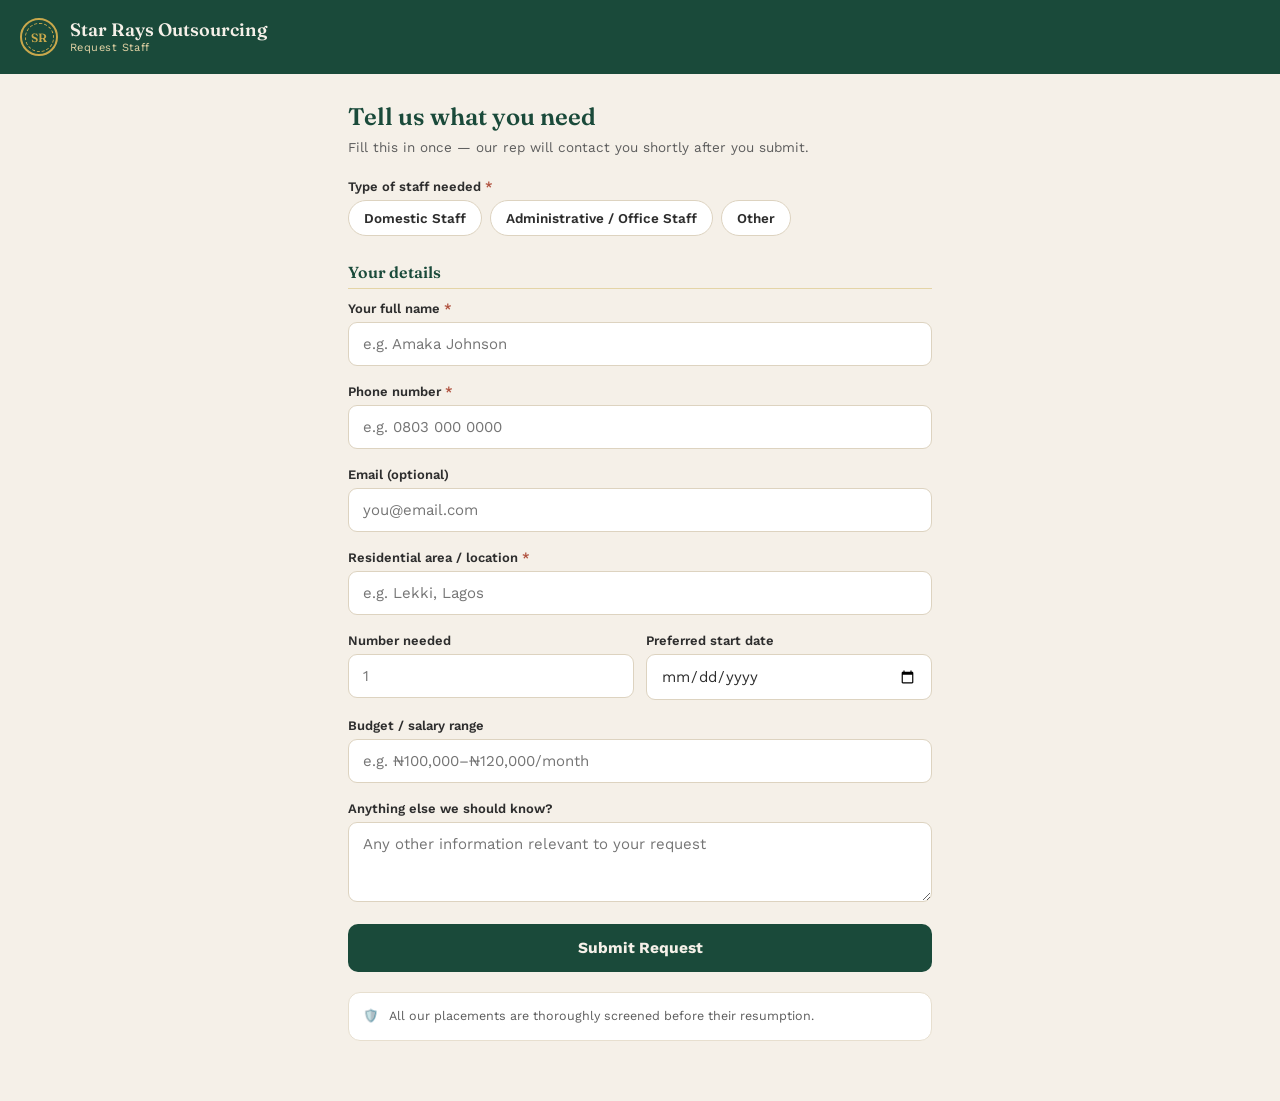
<file: index.html>
<!DOCTYPE html>
<html lang="en">
<head>
<meta charset="UTF-8" />
<meta name="viewport" content="width=device-width, initial-scale=1.0" />
<title>Star Rays Outsourcing — Request Staff</title>
<meta name="description" content="Request staff from Star Rays Outsourcing. Fill one form, no back-and-forth." />
<link rel="preconnect" href="https://fonts.googleapis.com">
<link href="https://fonts.googleapis.com/css2?family=Fraunces:opsz,wght@9..144,500;9..144,600;9..144,700&family=Work+Sans:wght@400;500;600;700&display=swap" rel="stylesheet">
<style>
  :root{
    --emerald:#1A4A3A; --emerald-deep:#123128; --gold:#C9A84C; --gold-soft:#E4D4A6;
    --cream:#F5F0E8; --charcoal:#2D2D2D; --rust:#B0523F; --line:#DDD3C0;
  }
  *{box-sizing:border-box;}
  body{margin:0;background:var(--cream);color:var(--charcoal);font-family:'Work Sans',sans-serif;}
  header{background:var(--emerald);color:var(--cream);padding:18px 20px;display:flex;align-items:center;gap:12px;}
  .seal{width:38px;height:38px;border-radius:50%;border:2px solid var(--gold);display:flex;align-items:center;justify-content:center;flex-shrink:0;}
  .seal-inner{width:29px;height:29px;border-radius:50%;border:1px dashed var(--gold);display:flex;align-items:center;justify-content:center;font-family:'Fraunces',serif;color:var(--gold);font-weight:600;font-size:12px;}
  .brand-name{font-family:'Fraunces',serif;font-size:18px;font-weight:600;line-height:1.1;}
  .brand-sub{font-size:11px;color:var(--gold-soft);letter-spacing:0.04em;margin-top:2px;}
  main{max-width:620px;margin:0 auto;padding:28px 18px 60px;}
  h1{font-family:'Fraunces',serif;font-size:24px;font-weight:600;color:var(--emerald);margin:0 0 6px;}
  .intro{font-size:13.5px;color:#5c5c5c;line-height:1.5;margin:0 0 22px;}
  .section-title{font-family:'Fraunces',serif;font-size:16px;font-weight:600;color:var(--emerald);margin:26px 0 12px;padding-bottom:6px;border-bottom:1.5px solid var(--gold-soft);}
  .field{margin-bottom:18px;}
  .field label{display:block;font-size:13px;font-weight:600;margin-bottom:6px;}
  .req{color:var(--rust);}
  input,select,textarea{width:100%;padding:12px 14px;border-radius:9px;border:1.5px solid var(--line);font-family:'Work Sans',sans-serif;font-size:15px;color:var(--charcoal);background:#fff;outline:none;}
  textarea{resize:vertical;}
  .chip-row{display:flex;flex-wrap:wrap;gap:8px;}
  .chip{padding:9px 15px;border-radius:999px;border:1.5px solid var(--line);background:#fff;color:var(--charcoal);font-family:'Work Sans',sans-serif;font-size:13.5px;font-weight:600;cursor:pointer;}
  .chip.active{background:var(--emerald);border-color:var(--emerald);color:var(--cream);}
  .price-note{background:var(--gold-soft);color:var(--emerald-deep);border-radius:10px;padding:11px 14px;font-size:13px;font-weight:600;margin-bottom:18px;display:none;}
  .price-note.show{display:block;}
  .notice{background:var(--gold-soft);color:var(--emerald-deep);border-radius:10px;padding:12px 14px;font-size:12.5px;line-height:1.55;margin-bottom:18px;}
  .notice b{display:block;margin-bottom:3px;font-size:13px;}
  .guide-hint{font-size:12px;color:#8a8a8a;margin:0 0 8px;}
  .guide-note{font-size:12px;color:#5c5c5c;line-height:1.5;margin:2px 0 18px;}
  .band{background:#fff;border:1.5px solid var(--gold);border-radius:12px;margin-bottom:10px;overflow:hidden;}
  .band summary{display:flex;justify-content:space-between;align-items:center;gap:10px;padding:12px 14px;cursor:pointer;list-style:none;}
  .band summary::-webkit-details-marker{display:none;}
  .band-title{font-weight:700;font-size:14px;color:var(--emerald);}
  .band-title small{display:block;font-weight:500;font-size:11.5px;color:#7a7a7a;margin-top:2px;}
  .band-salary{font-weight:700;font-size:13px;color:#8A6B1E;text-align:right;}
  .band-salary small{display:block;font-weight:500;font-size:11px;color:#7a7a7a;}
  .band ul{margin:0;padding:0 16px 14px 32px;font-size:12.5px;color:#5c5c5c;line-height:1.6;}
  .plan-card{background:#fff;border:1.5px solid var(--gold);border-radius:12px;padding:14px 16px;margin-bottom:18px;display:none;}
  .plan-card.show{display:block;}
  .plan-title{font-weight:700;font-size:15px;color:var(--emerald);}
  .plan-badge{display:inline-block;background:var(--gold-soft);color:var(--emerald-deep);font-size:11px;font-weight:700;border-radius:999px;padding:3px 10px;margin:6px 0 8px;}
  .plan-card ul{list-style:none;margin:6px 0 10px;padding:0;font-size:13px;line-height:1.7;}
  .plan-card li:before{content:"\2713\00a0\00a0";color:var(--emerald);font-weight:700;}
  .plan-desc p{font-size:12.5px;color:#5c5c5c;line-height:1.6;margin:0 0 8px;}
  .checkbox-field{display:flex;align-items:flex-start;gap:10px;background:#fff;border:1px solid #E7DFCF;border-radius:10px;padding:13px 14px;margin-bottom:18px;}
  .checkbox-field input{width:auto;margin-top:2px;flex-shrink:0;}
  .checkbox-field label{font-size:13px;color:#5c5c5c;line-height:1.5;font-weight:500;}
  .two-col{display:flex;gap:12px;}
  .two-col > div{flex:1;min-width:0;}
  .error-box{background:#FBEAE6;color:var(--rust);padding:11px 14px;border-radius:9px;font-size:13.5px;margin-bottom:16px;font-weight:600;display:none;}
  .error-box.show{display:block;}
  button[type=submit]{width:100%;background:var(--emerald);color:var(--cream);border:none;border-radius:10px;padding:15px 22px;font-family:'Work Sans',sans-serif;font-weight:700;font-size:15.5px;cursor:pointer;}
  button[type=submit]:disabled{opacity:0.6;cursor:not-allowed;}
  .assurance{display:flex;gap:10px;align-items:flex-start;margin-top:20px;background:#fff;border:1px solid #E7DFCF;border-radius:12px;padding:14px;font-size:12.5px;color:#5c5c5c;line-height:1.5;}
  .hidden-section{display:none;}
  .hidden-section.show{display:block;}
  #confirmation{display:none;text-align:center;padding:50px 10px;}
  #confirmation.show{display:block;}
  .check-circle{width:62px;height:62px;border-radius:50%;background:var(--emerald);display:flex;align-items:center;justify-content:center;margin:0 auto 22px;color:var(--cream);font-size:28px;}
  #confirmation h2{font-family:'Fraunces',serif;font-size:22px;font-weight:600;color:var(--emerald);margin-bottom:10px;}
  #confirmation p{font-size:14.5px;color:#5c5c5c;line-height:1.6;max-width:380px;margin:0 auto 18px;}
  .ref{font-size:13px;color:#5c5c5c;margin-bottom:24px;}
  .ghost-btn{background:transparent;color:var(--emerald);border:1.5px solid var(--emerald);border-radius:10px;padding:11px 20px;font-family:'Work Sans',sans-serif;font-weight:600;font-size:14px;cursor:pointer;}
</style>
</head>
<body>

<header>
  <div class="seal"><div class="seal-inner">SR</div></div>
  <div>
    <div class="brand-name">Star Rays Outsourcing</div>
    <div class="brand-sub">Request Staff</div>
  </div>
</header>

<main>
  <form id="requestForm">
    <h1>Tell us what you need</h1>
    <p class="intro">Fill this in once — our rep will contact you shortly after you submit.</p>

    <div class="field">
      <label>Type of staff needed <span class="req">*</span></label>
      <div class="chip-row" data-group="staffType">
        <button type="button" class="chip" data-value="Domestic Staff">Domestic Staff</button>
        <button type="button" class="chip" data-value="Administrative / Office Staff">Administrative / Office Staff</button>
        <button type="button" class="chip" data-value="Other">Other</button>
      </div>
    </div>

    <div id="domesticRoleField" class="field hidden-section">
      <label>Which domestic role do you need? <span class="req">*</span></label>
      <div class="chip-row" data-group="domesticRole">
        <button type="button" class="chip" data-value="House Help">House Help</button>
        <button type="button" class="chip" data-value="Nanny">Nanny</button>
      </div>
    </div>

    <div class="section-title">Your details</div>

    <div class="field">
      <label>Your full name <span class="req">*</span></label>
      <input type="text" name="fullName" placeholder="e.g. Amaka Johnson" required />
    </div>

    <div class="field">
      <label>Phone number <span class="req">*</span></label>
      <input type="tel" name="phone" placeholder="e.g. 0803 000 0000" required />
    </div>

    <div class="field">
      <label>Email (optional)</label>
      <input type="email" name="email" placeholder="you@email.com" />
    </div>

    <div class="field">
      <label>Residential area / location <span class="req">*</span></label>
      <input type="text" name="location" placeholder="e.g. Lekki, Lagos" required />
    </div>

    <div id="domesticContact" class="hidden-section">
      <div class="field">
        <label>Home address</label>
        <input type="text" name="homeAddress" placeholder="e.g. 5 Admiralty Way, Lekki Phase 1" />
      </div>
      <div class="field">
        <label>Preferred method(s) of contact (select all that apply)</label>
        <div class="chip-row" data-group="contactMethod" data-multi="true">
          <button type="button" class="chip" data-value="Phone Call">Phone Call</button>
          <button type="button" class="chip" data-value="WhatsApp">WhatsApp</button>
          <button type="button" class="chip" data-value="Email">Email</button>
        </div>
      </div>
    </div>

    <div class="two-col">
      <div class="field">
        <label>Number needed</label>
        <input type="number" name="numStaff" min="1" placeholder="1" />
      </div>
      <div class="field">
        <label>Preferred start date</label>
        <input type="date" name="startDate" />
      </div>
    </div>

    <!-- ========== Domestic (House Help / Nanny) ========== -->
    <div id="domesticFields" class="hidden-section">

      <div class="section-title">Work arrangement &amp; salary guide</div>
      <div class="field">
        <label>Live-in or live-out?</label>
        <div class="chip-row" data-group="arrangement">
          <button type="button" class="chip" data-value="Live-in">Live-in</button>
          <button type="button" class="chip" data-value="Live-out">Live-out</button>
          <button type="button" class="chip" data-value="Either">Either</button>
        </div>
      </div>

      <div id="bandsBox" class="hidden-section"></div>

      <div id="nannyPackageField" class="field hidden-section">
        <label>Preferred package (optional)</label>
        <div class="chip-row" data-group="nannyPackage">
          <button type="button" class="chip" data-value="Basic Nanny (1–2 children)">Basic Nanny (1–2 children)</button>
          <button type="button" class="chip" data-value="Full-Time Nanny">Full-Time Nanny</button>
        </div>
      </div>

      <div class="two-col">
        <div class="field">
          <label>Working days</label>
          <input type="text" name="workDays" placeholder="e.g. Monday – Saturday" />
        </div>
        <div class="field">
          <label>Working hours</label>
          <input type="text" name="workTime" placeholder="e.g. 7am – 7pm" />
        </div>
      </div>

      <div class="section-title">Family &amp; household</div>
      <div class="field">
        <label>Number of children / household size</label>
        <input type="text" name="householdSize" placeholder="e.g. 2 children, 4 in the household" />
      </div>

      <div id="nannyOnly" class="hidden-section">
        <div class="field">
          <label>Age(s) of child(ren)</label>
          <input type="text" name="childAges" placeholder="e.g. 3 years and 8 months" />
        </div>
        <div class="field">
          <label>Do the children attend school?</label>
          <div class="chip-row" data-group="schoolAttend">
            <button type="button" class="chip" data-value="Yes">Yes</button>
            <button type="button" class="chip" data-value="No">No</button>
          </div>
        </div>
        <div id="schoolSchedule" class="field hidden-section">
          <label>School schedule</label>
          <input type="text" name="schoolSchedule" placeholder="e.g. Mon–Fri, 8am – 3pm" />
        </div>
      </div>

      <div class="field">
        <label>Medical conditions / special care needs (if none, write N/A)</label>
        <input type="text" name="specialNeeds" placeholder="e.g. N/A" />
      </div>

      <div id="houseTypeFieldDomestic" class="field hidden-section">
        <label>House type (for live-in)</label>
        <div class="chip-row" data-group="houseTypeDomestic">
          <button type="button" class="chip" data-value="Flat">Flat</button>
          <button type="button" class="chip" data-value="Bungalow">Bungalow</button>
          <button type="button" class="chip" data-value="Duplex">Duplex</button>
          <button type="button" class="chip" data-value="Terrace">Terrace</button>
          <button type="button" class="chip" data-value="Other">Other</button>
        </div>
      </div>

      <div class="section-title">Duties (select all that apply)</div>

      <div id="dutiesNannyBox" class="field hidden-section">
        <div class="chip-row" data-group="dutiesNanny" data-multi="true">
          <button type="button" class="chip" data-value="Childcare supervision">Childcare supervision</button>
          <button type="button" class="chip" data-value="Feeding">Feeding</button>
          <button type="button" class="chip" data-value="Bathing and dressing">Bathing and dressing</button>
          <button type="button" class="chip" data-value="School runs">School runs</button>
          <button type="button" class="chip" data-value="Homework assistance">Homework assistance</button>
          <button type="button" class="chip" data-value="Night care / overnight duties">Night care / overnight duties</button>
          <button type="button" class="chip" data-value="Laundry">Laundry</button>
          <button type="button" class="chip" data-value="Cooking">Cooking</button>
          <button type="button" class="chip" data-value="Light cleaning">Light cleaning</button>
          <button type="button" class="chip" data-value="Other (see below)">Other (specify below)</button>
        </div>
      </div>

      <div id="dutiesHouseBox" class="field hidden-section">
        <div class="chip-row" data-group="dutiesHouse" data-multi="true">
          <button type="button" class="chip" data-value="General household cleaning">General household cleaning</button>
          <button type="button" class="chip" data-value="Laundry and ironing">Laundry and ironing</button>
          <button type="button" class="chip" data-value="Washing dishes">Washing dishes</button>
          <button type="button" class="chip" data-value="Tidying and maintaining the home">Tidying and maintaining the home</button>
          <button type="button" class="chip" data-value="General household assistance">General household assistance</button>
          <button type="button" class="chip" data-value="Other (see below)">Other (specify below)</button>
        </div>
      </div>

      <div class="field">
        <label>Other duties</label>
        <input type="text" name="otherDuties" placeholder="Anything not listed above" />
      </div>

      <div class="section-title">Candidate preferences</div>

      <div class="field">
        <label>Preferred age range</label>
        <div class="chip-row" data-group="ageRange">
          <button type="button" class="chip" data-value="18–25">18–25</button>
          <button type="button" class="chip" data-value="26–35">26–35</button>
          <button type="button" class="chip" data-value="36–45">36–45</button>
          <button type="button" class="chip" data-value="46+">46+</button>
          <button type="button" class="chip" data-value="No preference">No preference</button>
        </div>
      </div>

      <div class="field">
        <label>Languages required / preferred</label>
        <input type="text" name="languagePref" placeholder="e.g. English, Yoruba, Igbo, Hausa, Pidgin" />
      </div>

      <div class="field">
        <label>Preferred tribe / ethnic background (optional)</label>
        <input type="text" name="tribePref" placeholder="e.g. No preference" />
      </div>

      <div class="field">
        <label>Religion preference (optional)</label>
        <input type="text" name="religionPref" placeholder="e.g. No preference" />
      </div>

      <div class="field">
        <label>Minimum years of experience</label>
        <input type="text" name="minExperience" placeholder="e.g. 2 years" />
      </div>

      <div class="section-title">Salary &amp; benefits</div>

      <div class="field">
        <label>Proposed monthly salary (₦)</label>
        <input type="text" name="proposedSalary" placeholder="e.g. ₦120,000" />
      </div>

      <div id="accommodationField" class="field hidden-section">
        <label>Accommodation provided?</label>
        <div class="chip-row" data-group="accommodationDomestic">
          <button type="button" class="chip" data-value="Yes – by client">Yes – by client</button>
          <button type="button" class="chip" data-value="No">No</button>
        </div>
      </div>

      <div class="field">
        <label>Other benefits</label>
        <input type="text" name="otherBenefits" placeholder="e.g. feeding, transport allowance" />
      </div>

      <div class="notice">
        <b>Days off</b>
        Staff are entitled to 3 days off at the end of each month.
      </div>
    </div>

    <!-- ========== Office staff ========== -->
    <div id="officeFields" class="hidden-section">
      <div class="section-title">Office staff details</div>
      <div class="field">
        <label>Office address</label>
        <input type="text" name="officeAddress" placeholder="e.g. 12 Admiralty Way, Lekki Phase 1" />
      </div>
      <div class="field">
        <label>Work days and hours</label>
        <input type="text" name="workHours" placeholder="e.g. Mon–Fri, 9am–5pm" />
      </div>
      <div class="field">
        <label>Gender preference</label>
        <div class="chip-row" data-group="genderPrefOffice">
          <button type="button" class="chip" data-value="Male">Male</button>
          <button type="button" class="chip" data-value="Female">Female</button>
          <button type="button" class="chip" data-value="No preference">No preference</button>
        </div>
      </div>
      <div class="field">
        <label>Tribe preference (optional)</label>
        <input type="text" name="tribePrefOffice" placeholder="e.g. No preference" />
      </div>
      <div class="field">
        <label>Religion preference (optional)</label>
        <input type="text" name="religionPrefOffice" placeholder="e.g. No preference" />
      </div>
      <div class="field">
        <label>Qualifications</label>
        <input type="text" name="qualifications" placeholder="e.g. HND/BSc, 2+ years admin experience" />
      </div>
      <div class="field">
        <label>Provision of accommodation</label>
        <div class="chip-row" data-group="accommodationOffice">
          <button type="button" class="chip" data-value="Yes">Yes</button>
          <button type="button" class="chip" data-value="No">No</button>
        </div>
      </div>
    </div>

    <div id="flatPriceNote" class="price-note"></div>

    <div id="budgetField" class="field">
      <label>Budget / salary range</label>
      <input type="text" name="budget" placeholder="e.g. ₦100,000–₦120,000/month" />
    </div>

    <div class="field">
      <label>Anything else we should know?</label>
      <textarea name="details" rows="3" placeholder="Any other information relevant to your request"></textarea>
    </div>

    <!-- ========== Terms (domestic only) ========== -->
    <div id="termsFields" class="hidden-section">
      <div class="section-title">Terms of engagement</div>
      <div class="field">
        <label>Preferred engagement option <span class="req">*</span></label>
        <div class="chip-row" data-group="paymentPlan">
          <button type="button" class="chip" data-value="Retainership">Retainership – ₦120,000</button>
          <button type="button" class="chip" data-value="One-off">One-off – ₦100,000</button>
        </div>
      </div>
      <div id="planCard" class="plan-card"></div>

      <div class="notice">
        <b>How it works</b>
        Pictures of interviewed candidates are sent to you. Once you select the candidate who meets your needs, full payment is made. The pre-employment medical tests and verification are then carried out, all documentation is completed and submitted, and the staff member resumes. Your Star Rays representative will share the payment details at that stage.
      </div>

      <div class="checkbox-field">
        <input type="checkbox" id="termsAgree" />
        <label for="termsAgree">I have read, understood and agree to the terms of engagement above.</label>
      </div>
    </div>

    <div id="errorBox" class="error-box"></div>

    <button type="submit" id="submitBtn">Submit Request</button>

    <div class="assurance">
      <span>🛡️</span>
      <div>All our placements are thoroughly screened before their resumption.</div>
    </div>
  </form>

  <div id="confirmation">
    <div class="check-circle">✓</div>
    <h2>Thank you.</h2>
    <p>Your request has been received. A Star Rays representative will contact you shortly.</p>
    <div class="ref">Your reference: <b id="refNo"></b></div>
    <button class="ghost-btn" id="resetBtn">Submit another request</button>
  </div>
</main>

<script>
const FORM_ENDPOINT = "https://formspree.io/f/xaewkjbd";

const state = {
  staffType: "", domesticRole: "", arrangement: "", paymentPlan: "", ageRange: "",
  houseTypeDomestic: "", contactMethod: [],
  dutiesNanny: [], dutiesHouse: []
};

/* ---------- Salary bands (from the Monthly Salary Bands card) ---------- */
const HOUSE_DUTIES = ["General household cleaning", "Laundry and ironing", "Washing dishes", "Tidying and maintaining the home", "General household assistance"];
const HOUSE_DEPENDS = "Depends on the number of children and household activities";
const BANDS = {
  houseIn1825: { title: "Live-in House Help", sub: "Ages 18–25 · " + HOUSE_DEPENDS, salary: "₦80,000 – ₦120,000", duties: HOUSE_DUTIES },
  houseIn2645: { title: "Live-in House Help", sub: "Ages 26–45 · " + HOUSE_DEPENDS, salary: "₦120,000 – ₦150,000", duties: HOUSE_DUTIES },
  houseOut: { title: "Live-out House Help", sub: HOUSE_DEPENDS, salary: "₦120,000 – ₦150,000", duties: HOUSE_DUTIES },
  nannyBasic: {
    title: "Basic Nanny", sub: "1–2 children", salary: "₦120,000 – ₦150,000",
    duties: ["Child supervision and safety", "Feeding and meal preparation for the children", "Bathing and dressing", "School preparation and school runs", "Keeping children's rooms and play areas tidy", "Light household assistance"]
  },
  nannyFull: {
    title: "Full-Time Nanny", sub: "", salary: "₦150,000",
    duties: ["Full-time childcare and supervision", "Feeding and meal preparation for children", "Bathing, dressing and personal hygiene", "School runs and homework assistance", "Playtime and developmental activities", "Maintaining children's spaces", "Very minimal household duties"]
  },
  nannyOut: {
    title: "Live-out Nanny", sub: "Returns home daily", salary: "₦150,000 – ₦200,000",
    duties: ["Childcare supervision and support", "Feeding and meal preparation for children", "Bathing, dressing and school runs", "Light household assistance (as needed)"]
  }
};
const SALARY_NOTE = "Salaries are a guide. The final rate depends on the duties, number of children, working hours and location. The one-time processing fee is separate from the monthly salary.";

function bandsFor(type, arr) {
  if (type === "House Help") {
    if (arr === "Live-in") return { bands: [BANDS.houseIn1825, BANDS.houseIn2645], note: "" };
    if (arr === "Live-out") return { bands: [BANDS.houseOut], note: "" };
    if (arr === "Either") return { bands: [BANDS.houseIn1825, BANDS.houseIn2645, BANDS.houseOut], note: "" };
  }
  if (type === "Nanny") {
    if (arr === "Live-in") return { bands: [BANDS.nannyBasic, BANDS.nannyFull], note: "" };
    if (arr === "Live-out") return { bands: [BANDS.nannyOut], note: "" };
    if (arr === "Either") return { bands: [BANDS.nannyBasic, BANDS.nannyFull, BANDS.nannyOut], note: "" };
  }
  return { bands: [], note: "" };
}

/* ---------- Engagement plans (from the Domestic Processing Fee card + request form) ---------- */
const PLANS = {
  "Retainership": {
    label: "Retainership Plan — ₦120,000 / 1 year",
    badge: "Full service — we manage your staff",
    benefits: [
      "First placement covered",
      "2 free replacements within 1 year",
      "Medical tests, including replacements",
      "Guarantor & staff verification",
      "Salary disbursement by us",
      "Full staff management"
    ],
    terms: [
      "Valid for one (1) year from the day the staff member resumes work. Replacements are provided within 2–4 weeks.",
      "Renewal: after the first year you may renew for another year at ₦80,000. Renewal covers one (1) staff replacement, including the new staff member's guarantor verification and pre-employment medical tests, and we continue to manage salary, complaints and all other matters relating to your staff.",
      "If you do not renew: we will continue to manage your staff member for as long as they remain in the placement, but no replacement is covered. If the staff member leaves after the one-year period, you must pay the ₦80,000 renewal fee before we place a new staff member.",
      "This plan applies to this staff request only. Further requests attract our standard fees, open to negotiation.",
      "Fees cover recruitment, screening and verification, and are non-refundable."
    ]
  },
  "One-off": {
    label: "One-Off Plan — ₦100,000 / 3 months",
    badge: "You manage your staff",
    benefits: [
      "First placement covered",
      "1 free replacement within 3 months",
      "Pre-employment medical tests",
      "Guarantor & staff verification",
      "Basic client support",
      "Salary paid directly by you"
    ],
    terms: [
      "Placement coverage lasts three (3) months from the day the staff member resumes work. A replacement, if needed, is provided within 2–4 weeks.",
      "After placement, supervision and day-to-day management of the staff member is your responsibility.",
      "This plan applies to this staff request only.",
      "Fees cover recruitment, screening and verification, and are non-refundable."
    ]
  }
};

/* ---------- Chips ---------- */
document.querySelectorAll(".chip-row").forEach(row => {
  const group = row.dataset.group;
  const multi = row.dataset.multi === "true";
  row.querySelectorAll(".chip").forEach(chip => {
    chip.addEventListener("click", () => {
      if (multi) {
        chip.classList.toggle("active");
        state[group] = Array.from(row.querySelectorAll(".chip.active")).map(c => c.dataset.value);
      } else {
        row.querySelectorAll(".chip").forEach(c => c.classList.remove("active"));
        chip.classList.add("active");
        state[group] = chip.dataset.value;
      }
      render();
    });
  });
});

/* ---------- Pricing notes for other roles ---------- */
const FLAT_PRICING = {
  "Administrative / Office Staff": "Recruitment fee: 6% of annual gross salary + 7.5% VAT",
  "Other": "We'll confirm pricing with you once we understand the role."
};

/* ---------- Render ---------- */
function show(id, on) { document.getElementById(id).classList.toggle("show", !!on); }

let lastBandsKey = "";
let lastPlan = "";

function render() {
  const sType = state.staffType, a = state.arrangement;
  const dom = sType === "Domestic Staff";
  const t = dom ? state.domesticRole : sType;   // the specific role (House Help / Nanny / Administrative / Other)
  const domReady = dom && !!t;

  show("domesticRoleField", dom);
  show("domesticFields", domReady);
  show("domesticContact", domReady);
  show("termsFields", domReady);
  show("nannyOnly", t === "Nanny");
  show("dutiesNannyBox", t === "Nanny");
  show("dutiesHouseBox", t === "House Help");
  show("schoolSchedule", t === "Nanny" && state.schoolAttend === "Yes");
  show("houseTypeFieldDomestic", domReady && a === "Live-in");
  show("accommodationField", domReady && (a === "Live-in" || a === "Either"));
  show("nannyPackageField", t === "Nanny" && a !== "Live-out");
  show("officeFields", sType === "Administrative / Office Staff");
  document.getElementById("budgetField").style.display = dom ? "none" : "block";

  // salary bands (only rebuilt when type or arrangement changes, so open cards stay open)
  const bandsKey = domReady ? t + "|" + a : "";
  if (bandsKey !== lastBandsKey) {
    lastBandsKey = bandsKey;
    const box = document.getElementById("bandsBox");
    const info = domReady ? bandsFor(t, a) : { bands: [], note: "" };
    if (info.bands.length || info.note) {
      let h = "";
      if (info.bands.length) {
        h += `<div class="guide-hint">Tap a package to see its duties.</div>`;
        h += info.bands.map(b => `<details class="band"><summary><span class="band-title">${b.title}${b.sub ? `<small>${b.sub}</small>` : ""}</span><span class="band-salary">${b.salary}<small>per month</small></span></summary><ul>${b.duties.map(d => `<li>${d}</li>`).join("")}</ul></details>`).join("");
      }
      if (info.note) h += `<div class="price-note show">${info.note}</div>`;
      h += `<div class="guide-note">${SALARY_NOTE}</div>`;
      box.innerHTML = h;
      box.classList.add("show");
    } else {
      box.innerHTML = "";
      box.classList.remove("show");
    }
  }

  // engagement plan card
  if (state.paymentPlan !== lastPlan) {
    lastPlan = state.paymentPlan;
    const card = document.getElementById("planCard");
    const p = PLANS[state.paymentPlan];
    if (p) {
      card.innerHTML = `<div class="plan-title">${p.label}</div><div class="plan-badge">${p.badge}</div><ul>${p.benefits.map(b => `<li>${b}</li>`).join("")}</ul><div class="plan-desc">${p.terms.map(x => `<p>${x}</p>`).join("")}</div>`;
      card.classList.add("show");
    } else {
      card.innerHTML = "";
      card.classList.remove("show");
    }
  }

  // price note for office staff / other
  const fn = document.getElementById("flatPriceNote");
  const fText = (sType && !dom) ? (FLAT_PRICING[sType] || "") : "";
  fn.textContent = fText;
  fn.classList.toggle("show", !!fText);
}

/* ---------- Submit ---------- */
const form = document.getElementById("requestForm");
const errorBox = document.getElementById("errorBox");
const submitBtn = document.getElementById("submitBtn");

function showError(msg) {
  errorBox.textContent = msg;
  errorBox.classList.add("show");
  errorBox.scrollIntoView({ behavior: "smooth", block: "center" });
}

function makeRef() {
  const d = new Date();
  const pad = n => String(n).padStart(2, "0");
  return "SR-" + d.getFullYear() + pad(d.getMonth() + 1) + pad(d.getDate()) + "-" + Math.random().toString(36).slice(2, 6).toUpperCase();
}

form.addEventListener("submit", async (e) => {
  e.preventDefault();
  errorBox.classList.remove("show");

  const fd = new FormData(form);
  const g = (k) => (fd.get(k) || "").toString().trim();
  const sType = state.staffType, a = state.arrangement;
  const dom = sType === "Domestic Staff";
  const t = dom ? state.domesticRole : sType;
  const typeLabel = dom ? "Domestic Staff – " + t : t;
  const fullName = g("fullName"), phone = g("phone"), location = g("location");

  if (!sType || !fullName || !phone || !location) {
    return showError("Please fill in staff type, your name, phone number, and location — the rest is optional.");
  }
  if (dom && !t) {
    return showError("Please choose the domestic role you need — House Help or Nanny.");
  }
  if (dom && !state.paymentPlan) {
    return showError("Please choose an engagement option — Retainership or One-off.");
  }
  if (dom && !document.getElementById("termsAgree").checked) {
    return showError("Please confirm that you have read and agree to the terms of engagement.");
  }

  const ref = makeRef();
  const when = new Date().toLocaleString("en-GB");

  const p = {
    "Reference": ref,
    "Date submitted": when,
    "Staff type": typeLabel,
    "Full name": fullName,
    "Phone": phone,
    "Email": g("email"),
    "Location": location,
    "Number needed": g("numStaff"),
    "Preferred start date": g("startDate")
  };

  if (dom) {
    const duties = (t === "Nanny" ? state.dutiesNanny : state.dutiesHouse).join(", ");
    Object.assign(p, {
      "Home address": g("homeAddress"),
      "Preferred contact method": state.contactMethod.join(", "),
      "Arrangement": a,
      "Package preferred": t === "Nanny" ? (state.nannyPackage || "") : "",
      "Working days": g("workDays"),
      "Working hours": g("workTime"),
      "Number of children / household size": g("householdSize"),
      "Age(s) of children": t === "Nanny" ? g("childAges") : "",
      "Children attend school": t === "Nanny" ? (state.schoolAttend || "") : "",
      "School schedule": (t === "Nanny" && state.schoolAttend === "Yes") ? g("schoolSchedule") : "",
      "Medical conditions / special care needs": g("specialNeeds"),
      "House type (live-in)": a === "Live-in" ? (state.houseTypeDomestic || "") : "",
      "Duties required": duties,
      "Other duties": g("otherDuties"),
      "Preferred age range": state.ageRange,
      "Languages required": g("languagePref"),
      "Tribe / ethnic background preference": g("tribePref"),
      "Religion preference": g("religionPref"),
      "Minimum years of experience": g("minExperience"),
      "Proposed monthly salary": g("proposedSalary"),
      "Accommodation provided": (a === "Live-in" || a === "Either") ? (state.accommodationDomestic || "") : "",
      "Other benefits": g("otherBenefits"),
      "Engagement option": PLANS[state.paymentPlan].label,
      "Terms accepted": "Yes — " + when
    });
  } else {
    p["Budget / salary range"] = g("budget");
  }

  if (t === "Administrative / Office Staff") {
    Object.assign(p, {
      "Office address": g("officeAddress"),
      "Work days and hours": g("workHours"),
      "Gender preference": state.genderPrefOffice || "",
      "Tribe preference": g("tribePrefOffice"),
      "Religion preference": g("religionPrefOffice"),
      "Qualifications": g("qualifications"),
      "Provision of accommodation": state.accommodationOffice || ""
    });
  }

  p["Notes"] = g("details");
  p["_subject"] = "New Star Rays staffing request: " + typeLabel + " — " + fullName + " [" + ref + "]";

  // drop empty answers so the email only shows what the client filled in
  const payload = Object.fromEntries(Object.entries(p).filter(([k, v]) => v !== "" && v != null));

  submitBtn.disabled = true;
  submitBtn.textContent = "Submitting…";

  try {
    const res = await fetch(FORM_ENDPOINT, {
      method: "POST",
      headers: { "Accept": "application/json", "Content-Type": "application/json" },
      body: JSON.stringify(payload)
    });
    if (res.ok) {
      document.getElementById("refNo").textContent = ref;
      form.style.display = "none";
      document.getElementById("confirmation").classList.add("show");
      window.scrollTo({ top: 0, behavior: "smooth" });
    } else {
      throw new Error("Submission failed");
    }
  } catch (err) {
    showError("Something went wrong sending your request. Please try again, or contact us directly on 07032368163.");
  } finally {
    submitBtn.disabled = false;
    submitBtn.textContent = "Submit Request";
  }
});

document.getElementById("resetBtn").addEventListener("click", () => {
  form.reset();
  Object.keys(state).forEach(k => { state[k] = Array.isArray(state[k]) ? [] : ""; });
  document.querySelectorAll(".chip").forEach(c => c.classList.remove("active"));
  lastBandsKey = "x"; lastPlan = "x";
  render();
  document.getElementById("confirmation").classList.remove("show");
  form.style.display = "block";
  window.scrollTo({ top: 0 });
});

render();
</script>

</body>
</html>
</file>
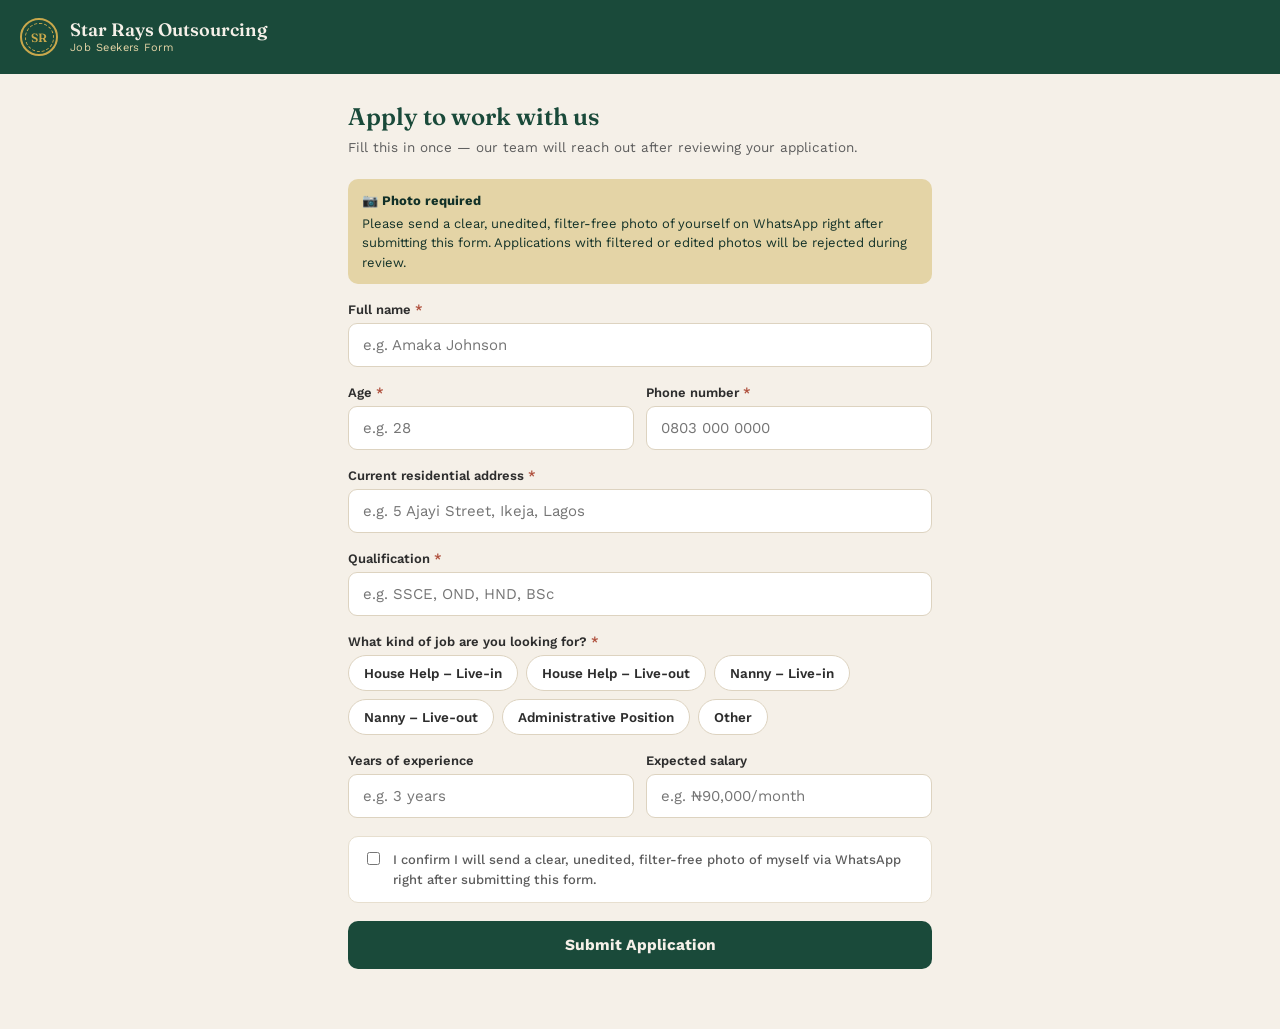
<file: apply.html>
<!DOCTYPE html>
<html lang="en">
<head>
<meta charset="UTF-8" />
<meta name="viewport" content="width=device-width, initial-scale=1.0" />
<title>Star Rays Outsourcing — Job Seekers Form</title>
<meta name="description" content="Apply to work with Star Rays Outsourcing." />
<link rel="preconnect" href="https://fonts.googleapis.com">
<link href="https://fonts.googleapis.com/css2?family=Fraunces:opsz,wght@9..144,500;9..144,600;9..144,700&family=Work+Sans:wght@400;500;600;700&display=swap" rel="stylesheet">
<style>
  :root{
    --emerald:#1A4A3A; --emerald-deep:#123128; --gold:#C9A84C; --gold-soft:#E4D4A6;
    --cream:#F5F0E8; --charcoal:#2D2D2D; --rust:#B0523F; --line:#DDD3C0;
  }
  *{box-sizing:border-box;}
  body{margin:0;background:var(--cream);color:var(--charcoal);font-family:'Work Sans',sans-serif;}
  header{background:var(--emerald);color:var(--cream);padding:18px 20px;display:flex;align-items:center;gap:12px;}
  .seal{width:38px;height:38px;border-radius:50%;border:2px solid var(--gold);display:flex;align-items:center;justify-content:center;flex-shrink:0;}
  .seal-inner{width:29px;height:29px;border-radius:50%;border:1px dashed var(--gold);display:flex;align-items:center;justify-content:center;font-family:'Fraunces',serif;color:var(--gold);font-weight:600;font-size:12px;}
  .brand-name{font-family:'Fraunces',serif;font-size:18px;font-weight:600;line-height:1.1;}
  .brand-sub{font-size:11px;color:var(--gold-soft);letter-spacing:0.04em;margin-top:2px;}
  main{max-width:620px;margin:0 auto;padding:28px 18px 60px;}
  h1{font-family:'Fraunces',serif;font-size:24px;font-weight:600;color:var(--emerald);margin:0 0 6px;}
  .intro{font-size:13.5px;color:#5c5c5c;line-height:1.5;margin:0 0 22px;}
  .field{margin-bottom:18px;}
  .field label{display:block;font-size:13px;font-weight:600;margin-bottom:6px;}
  .req{color:var(--rust);}
  input,select,textarea{width:100%;box-sizing:border-box;padding:12px 14px;border-radius:9px;border:1.5px solid var(--line);font-family:'Work Sans',sans-serif;font-size:15px;color:var(--charcoal);background:#fff;outline:none;}
  textarea{resize:vertical;}
  .chip-row{display:flex;flex-wrap:wrap;gap:8px;}
  .chip{padding:9px 15px;border-radius:999px;border:1.5px solid var(--line);background:#fff;color:var(--charcoal);font-family:'Work Sans',sans-serif;font-size:13.5px;font-weight:600;cursor:pointer;}
  .chip.active{background:var(--emerald);border-color:var(--emerald);color:var(--cream);}
  .notice{background:var(--gold-soft);color:var(--emerald-deep);border-radius:10px;padding:12px 14px;font-size:13px;line-height:1.5;margin-bottom:18px;}
  .notice b{display:block;margin-bottom:3px;}
  .checkbox-field{display:flex;align-items:flex-start;gap:10px;background:#fff;border:1px solid #E7DFCF;border-radius:10px;padding:13px 14px;margin-bottom:18px;}
  .checkbox-field input{width:auto;margin-top:2px;flex-shrink:0;}
  .checkbox-field label{font-size:13px;color:#5c5c5c;line-height:1.5;font-weight:500;}
  .two-col{display:flex;gap:12px;}
  .two-col > div{flex:1;}
  .error-box{background:#FBEAE6;color:var(--rust);padding:11px 14px;border-radius:9px;font-size:13.5px;margin-bottom:16px;font-weight:600;display:none;}
  .error-box.show{display:block;}
  button[type=submit]{width:100%;background:var(--emerald);color:var(--cream);border:none;border-radius:10px;padding:15px 22px;font-family:'Work Sans',sans-serif;font-weight:700;font-size:15.5px;cursor:pointer;}
  button[type=submit]:disabled{opacity:0.6;cursor:not-allowed;}
  .hidden-section{display:none;}
  .hidden-section.show{display:block;}
  #confirmation{display:none;text-align:center;padding:40px 10px;}
  #confirmation.show{display:block;}
  .check-circle{width:62px;height:62px;border-radius:50%;background:var(--emerald);display:flex;align-items:center;justify-content:center;margin:0 auto 22px;color:var(--cream);font-size:28px;}
  #confirmation h2{font-family:'Fraunces',serif;font-size:22px;font-weight:600;color:var(--emerald);margin-bottom:10px;}
  #confirmation p{font-size:14.5px;color:#5c5c5c;line-height:1.6;max-width:400px;margin:0 auto 22px;}
  .whatsapp-btn{display:inline-flex;align-items:center;gap:8px;background:#25D366;color:#fff;border:none;border-radius:10px;padding:14px 24px;font-family:'Work Sans',sans-serif;font-weight:700;font-size:15px;cursor:pointer;text-decoration:none;}
</style>
</head>
<body>

<header>
  <div class="seal"><div class="seal-inner">SR</div></div>
  <div>
    <div class="brand-name">Star Rays Outsourcing</div>
    <div class="brand-sub">Job Seekers Form</div>
  </div>
</header>

<main>
  <form id="applyForm">
    <h1>Apply to work with us</h1>
    <p class="intro">Fill this in once — our team will reach out after reviewing your application.</p>

    <div class="notice">
      <b>📷 Photo required</b>
      Please send a clear, unedited, filter-free photo of yourself on WhatsApp right after submitting this form. Applications with filtered or edited photos will be rejected during review.
    </div>

    <div class="field">
      <label>Full name <span class="req">*</span></label>
      <input type="text" name="fullName" placeholder="e.g. Amaka Johnson" required />
    </div>

    <div class="two-col">
      <div class="field">
        <label>Age <span class="req">*</span></label>
        <input type="number" name="age" min="16" placeholder="e.g. 28" required />
      </div>
      <div class="field">
        <label>Phone number <span class="req">*</span></label>
        <input type="tel" name="phone" placeholder="0803 000 0000" required />
      </div>
    </div>

    <div class="field">
      <label>Current residential address <span class="req">*</span></label>
      <input type="text" name="address" placeholder="e.g. 5 Ajayi Street, Ikeja, Lagos" required />
    </div>

    <div class="field">
      <label>Qualification <span class="req">*</span></label>
      <input type="text" name="qualification" placeholder="e.g. SSCE, OND, HND, BSc" required />
    </div>

    <div class="field">
      <label>What kind of job are you looking for? <span class="req">*</span></label>
      <div class="chip-row" data-group="jobType">
        <button type="button" class="chip" data-value="House Help – Live-in">House Help – Live-in</button>
        <button type="button" class="chip" data-value="House Help – Live-out">House Help – Live-out</button>
        <button type="button" class="chip" data-value="Nanny – Live-in">Nanny – Live-in</button>
        <button type="button" class="chip" data-value="Nanny – Live-out">Nanny – Live-out</button>
        <button type="button" class="chip" data-value="Administrative Position">Administrative Position</button>
        <button type="button" class="chip" data-value="Other">Other</button>
      </div>
    </div>

    <div class="two-col">
      <div class="field">
        <label>Years of experience</label>
        <input type="text" name="experience" placeholder="e.g. 3 years" />
      </div>
      <div class="field">
        <label>Expected salary</label>
        <input type="text" name="expectedSalary" placeholder="e.g. ₦90,000/month" />
      </div>
    </div>

    <!-- Domestic-only fields -->
    <div id="domesticFields" class="hidden-section">
      <div class="field">
        <label>Tribe</label>
        <input type="text" name="tribe" placeholder="e.g. Yoruba, Igbo, Hausa" />
      </div>

      <div class="field">
        <label>Religion</label>
        <input type="text" name="religion" placeholder="e.g. Christianity, Islam" />
      </div>

      <div class="field">
        <label>Marital status</label>
        <div class="chip-row" data-group="maritalStatus">
          <button type="button" class="chip" data-value="Single">Single</button>
          <button type="button" class="chip" data-value="Married">Married</button>
          <button type="button" class="chip" data-value="Divorced">Divorced</button>
          <button type="button" class="chip" data-value="Widowed">Widowed</button>
        </div>
      </div>

      <div class="field">
        <label>Number of children</label>
        <input type="text" name="numChildren" placeholder="e.g. 2, or None" />
      </div>

      <div class="two-col">
        <div class="field">
          <label>Next of kin — name</label>
          <input type="text" name="nokName" placeholder="Full name" />
        </div>
        <div class="field">
          <label>Next of kin — phone</label>
          <input type="tel" name="nokPhone" placeholder="0803 000 0000" />
        </div>
      </div>

      <div class="field">
        <label>Name and address of last employer</label>
        <input type="text" name="lastEmployerDomestic" placeholder="e.g. Mrs. Bello, 10 Admiralty Way, Lekki" />
      </div>

      <div id="liveInFields" class="hidden-section">
        <div class="field">
          <label>Any allergies or known health conditions? (e.g. ulcer, etc.)</label>
          <input type="text" name="healthConditions" placeholder="e.g. None, or describe briefly" />
        </div>
      </div>
    </div>

    <!-- Admin / Other fields -->
    <div id="adminFields" class="hidden-section">
      <div class="field">
        <label>Last place of work</label>
        <input type="text" name="lastPlaceOfWork" placeholder="e.g. Company name" />
      </div>
    </div>

    <div class="checkbox-field">
      <input type="checkbox" id="photoConfirm" name="photoConfirm" required />
      <label for="photoConfirm">I confirm I will send a clear, unedited, filter-free photo of myself via WhatsApp right after submitting this form.</label>
    </div>

    <div id="errorBox" class="error-box"></div>

    <button type="submit" id="submitBtn">Submit Application</button>
  </form>

  <div id="confirmation">
    <div class="check-circle">✓</div>
    <h2>Thank you.</h2>
    <p>Your application has been received. One last step — please send us your photo on WhatsApp so we can complete your application.</p>
    <a id="whatsappBtn" class="whatsapp-btn" href="#" target="_blank">📷 Send Photo on WhatsApp</a>
  </div>
</main>

<script>
const FORM_ENDPOINT = "https://formspree.io/f/xljgzkrq";
const WHATSAPP_NUMBER = "2347032368163";
const DOMESTIC_TYPES = ["House Help – Live-in", "House Help – Live-out", "Nanny – Live-in", "Nanny – Live-out"];
const LIVE_IN_TYPES = ["House Help – Live-in", "Nanny – Live-in"];

const state = { jobType: "", maritalStatus: "" };

document.querySelectorAll(".chip-row").forEach(row => {
  const group = row.dataset.group;
  row.querySelectorAll(".chip").forEach(chip => {
    chip.addEventListener("click", () => {
      row.querySelectorAll(".chip").forEach(c => c.classList.remove("active"));
      chip.classList.add("active");
      state[group] = chip.dataset.value;
      render();
    });
  });
});

function render() {
  const domesticFields = document.getElementById("domesticFields");
  const adminFields = document.getElementById("adminFields");
  const liveInFields = document.getElementById("liveInFields");

  domesticFields.classList.toggle("show", DOMESTIC_TYPES.includes(state.jobType));
  adminFields.classList.toggle("show", state.jobType === "Administrative Position" || state.jobType === "Other");
  liveInFields.classList.toggle("show", LIVE_IN_TYPES.includes(state.jobType));
}

const form = document.getElementById("applyForm");
const errorBox = document.getElementById("errorBox");
const submitBtn = document.getElementById("submitBtn");

form.addEventListener("submit", async (e) => {
  e.preventDefault();
  errorBox.classList.remove("show");

  const fd = new FormData(form);
  const fullName = fd.get("fullName")?.trim();
  const phone = fd.get("phone")?.trim();
  const age = fd.get("age");
  const address = fd.get("address")?.trim();
  const qualification = fd.get("qualification")?.trim();
  const photoConfirmed = fd.get("photoConfirm");

  if (!fullName || !phone || !age || !address || !qualification || !state.jobType) {
    errorBox.textContent = "Please fill in all required fields, including the type of job you're looking for.";
    errorBox.classList.add("show");
    return;
  }
  if (!photoConfirmed) {
    errorBox.textContent = "Please confirm you'll send a photo via WhatsApp before submitting.";
    errorBox.classList.add("show");
    return;
  }

  const payload = {
    "Full name": fullName,
    "Age": age,
    "Phone": phone,
    "Residential address": address,
    "Qualification": qualification,
    "Job type seeking": state.jobType,
    "Years of experience": fd.get("experience") || "",
    "Expected salary": fd.get("expectedSalary") || "",
    "Tribe": fd.get("tribe") || "",
    "Religion": fd.get("religion") || "",
    "Marital status": state.maritalStatus || "",
    "Number of children": fd.get("numChildren") || "",
    "Next of kin name": fd.get("nokName") || "",
    "Next of kin phone": fd.get("nokPhone") || "",
    "Last employer (name & address)": fd.get("lastEmployerDomestic") || "",
    "Health conditions / allergies": fd.get("healthConditions") || "",
    "Last place of work": fd.get("lastPlaceOfWork") || "",
    "_subject": "New job application: " + state.jobType + " — " + fullName
  };

  submitBtn.disabled = true;
  submitBtn.textContent = "Submitting…";

  try {
    const res = await fetch(FORM_ENDPOINT, {
      method: "POST",
      headers: { "Accept": "application/json", "Content-Type": "application/json" },
      body: JSON.stringify(payload)
    });
    if (res.ok) {
      const hr = new Date().getHours(); const greeting = hr < 12 ? "Good morning ma/sir" : hr < 17 ? "Good afternoon ma/sir" : "Good evening ma/sir";
      const waText = encodeURIComponent(
        greeting + ", I just submitted my job application (" + state.jobType + ") as " + fullName + ". Here's my photo:"
      );
      document.getElementById("whatsappBtn").href = "https://wa.me/" + WHATSAPP_NUMBER + "?text=" + waText;
      form.style.display = "none";
      document.getElementById("confirmation").classList.add("show");
    } else {
      throw new Error("Submission failed");
    }
  } catch (err) {
    errorBox.textContent = "Something went wrong sending your application. Please try again, or contact us directly on WhatsApp.";
    errorBox.classList.add("show");
  } finally {
    submitBtn.disabled = false;
    submitBtn.textContent = "Submit Application";
  }
});
</script>

</body>
</html>
</file>
